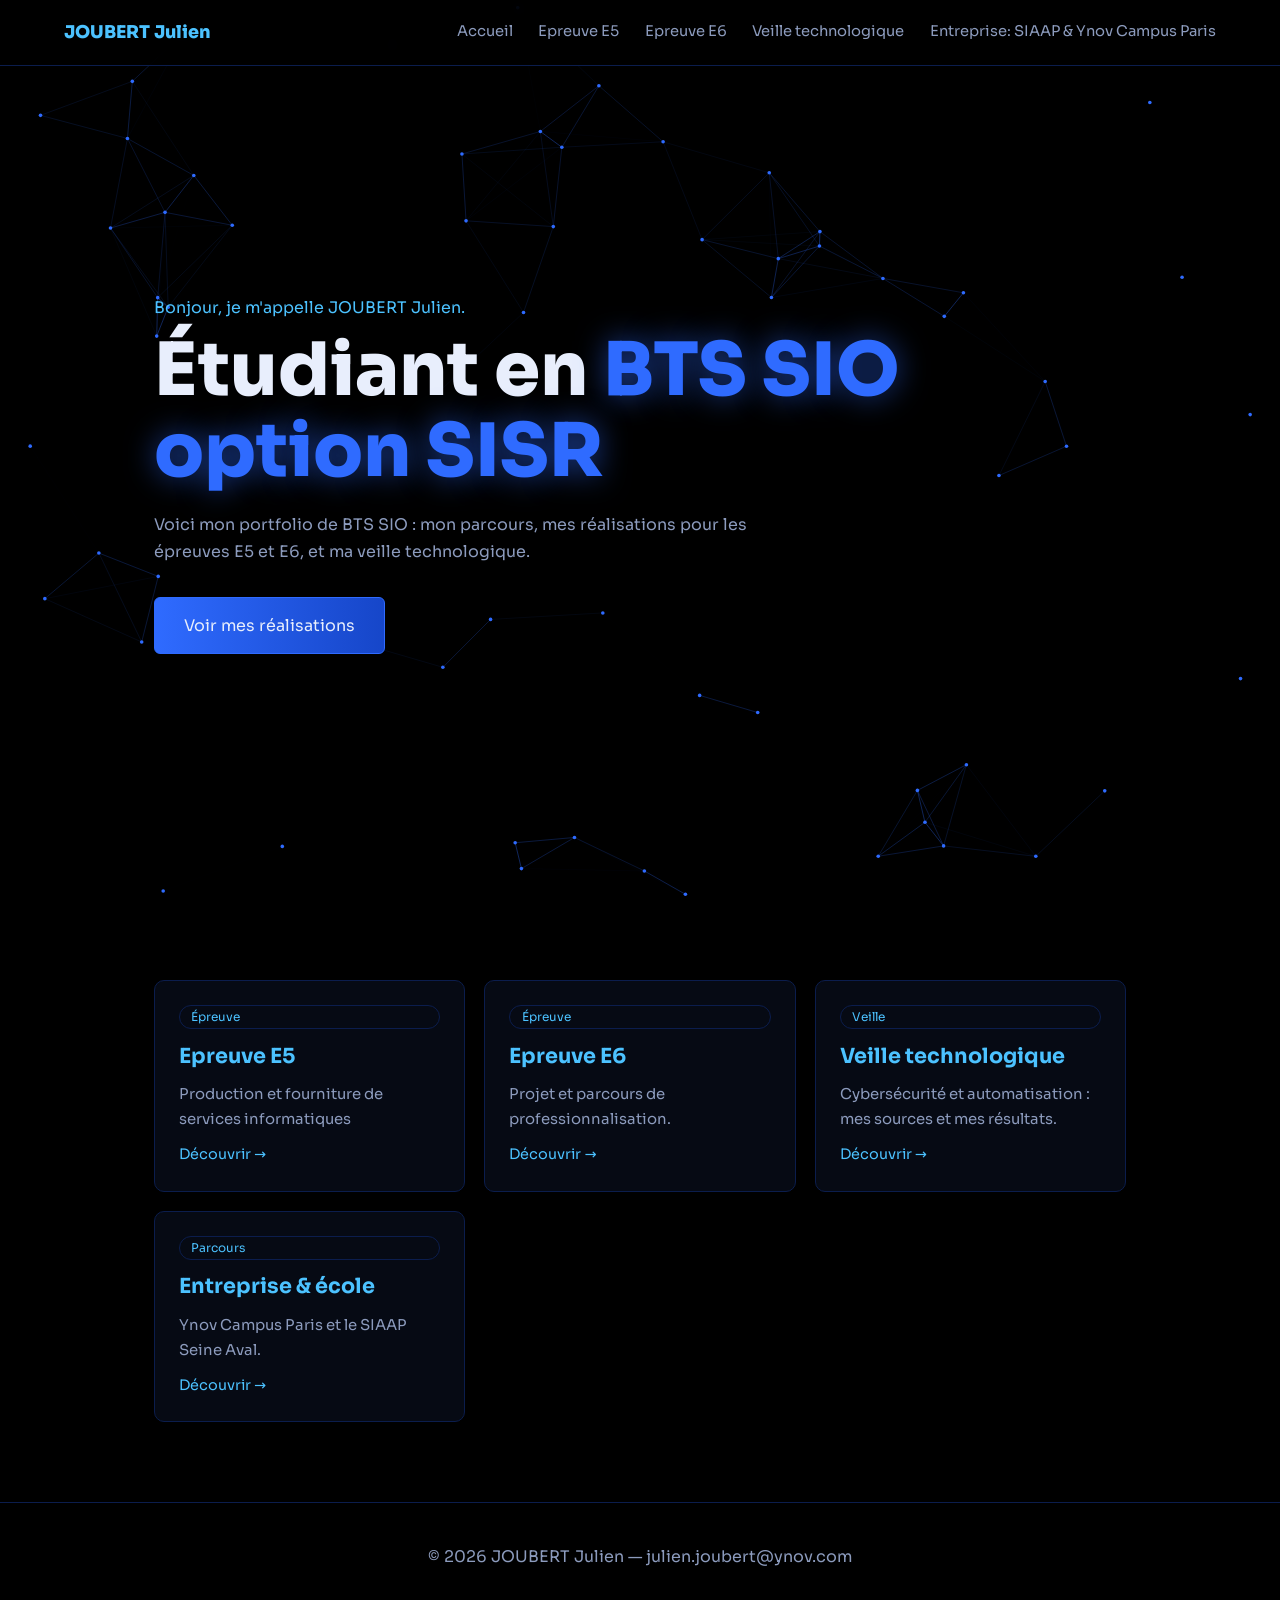
<file: index.html>
<!DOCTYPE html>
<html lang="fr">
<head>
  <meta charset="UTF-8">
  <meta name="viewport" content="width=device-width, initial-scale=1">
  <title>Portfolio BTS SIO</title>
  <link rel="preconnect" href="https://fonts.googleapis.com">
  <link href="https://fonts.googleapis.com/css2?family=Sora:wght@300;400;600;800&display=swap" rel="stylesheet">
  <link rel="stylesheet" href="css/style.css">
</head>
<body class="accueil">
  <canvas id="reseau" aria-hidden="true"></canvas>

  <header class="nav">
    <a href="index.html" class="logo">JOUBERT Julien</a>
    <nav>
      <a href="index.html">Accueil</a>
      <a href="e5.html">Epreuve E5</a>
      <a href="e6.html">Epreuve E6</a>
      <a href="veille.html">Veille technologique</a>
      <a href="entreprise-ecole.html">Entreprise: SIAAP &amp; Ynov Campus Paris</a>
    </nav>
  </header>

  <main>
    <section id="accueil" class="hero">
      <p class="hello">Bonjour, je m'appelle JOUBERT Julien.</p>
      <h1>Étudiant en <span id="typing">BTS SIO option SISR</span></h1>
      <p class="intro">Voici mon portfolio de BTS SIO : mon parcours, mes réalisations pour les épreuves E5 et E6, et ma veille technologique.</p>
      <a class="btn" href="e5.html">Voir mes réalisations</a>
    </section>

    <section class="bloc reveal">
      <div class="accueil-cartes">
        <a class="carte carte-lien" href="e5.html">
          <span class="tag">Épreuve</span>
          <h3>Epreuve E5</h3>
          <p>Production et fourniture de services informatiques</p>
          <span class="fleche">Découvrir →</span>
        </a>
        <a class="carte carte-lien" href="e6.html">
          <span class="tag">Épreuve</span>
          <h3>Epreuve E6</h3>
          <p>Projet et parcours de professionnalisation.</p>
          <span class="fleche">Découvrir →</span>
        </a>
        <a class="carte carte-lien" href="veille.html">
          <span class="tag">Veille</span>
          <h3>Veille technologique</h3>
          <p>Cybersécurité et automatisation : mes sources et mes résultats.</p>
          <span class="fleche">Découvrir →</span>
        </a>
        <a class="carte carte-lien" href="entreprise-ecole.html">
          <span class="tag">Parcours</span>
          <h3>Entreprise &amp; école</h3>
          <p>Ynov Campus Paris et le SIAAP Seine Aval.</p>
          <span class="fleche">Découvrir →</span>
        </a>
      </div>
    </section>
  </main>

  <footer>
    <p>© 2026 JOUBERT Julien — julien.joubert@ynov.com</p>
  </footer>

  <script src="js/data.js"></script>
  <script src="js/script.js"></script>
</body>
</html>
</file>
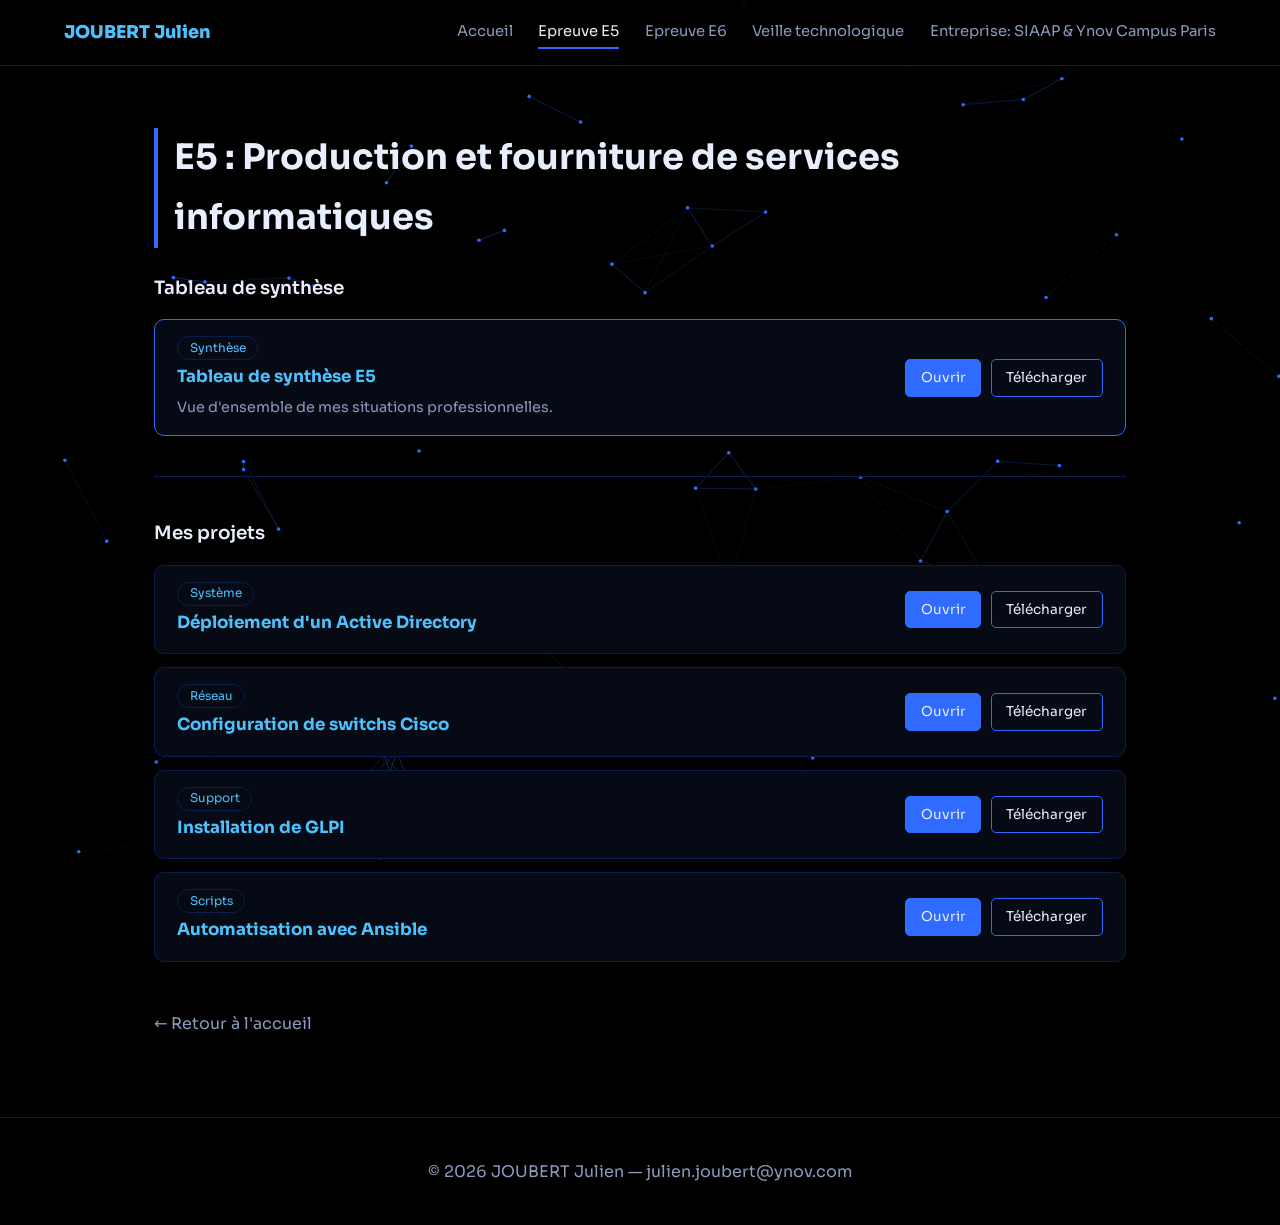
<file: e5.html>
<!DOCTYPE html>
<html lang="fr">
<head>
  <meta charset="UTF-8">
  <meta name="viewport" content="width=device-width, initial-scale=1">
  <title>E5 — Portfolio BTS SIO</title>
  <link rel="preconnect" href="https://fonts.googleapis.com">
  <link href="https://fonts.googleapis.com/css2?family=Sora:wght@300;400;600;800&display=swap" rel="stylesheet">
  <link rel="stylesheet" href="css/style.css">
</head>
<body class="">
  <canvas id="reseau" aria-hidden="true"></canvas>

  <header class="nav">
    <a href="index.html" class="logo">JOUBERT Julien</a>
    <nav>
      <a href="index.html">Accueil</a>
      <a href="e5.html" class="actif" aria-current="page">Epreuve E5</a>
      <a href="e6.html">Epreuve E6</a>
      <a href="veille.html">Veille technologique</a>
      <a href="entreprise-ecole.html">Entreprise: SIAAP &amp; Ynov Campus Paris</a>
    </nav>
  </header>

  <main>
    <section id="e5" class="bloc page-top reveal">
      <h2>E5 : Production et fourniture de services informatiques</h2>

      <h3 class="sous-titre">Tableau de synthèse</h3>
      <div id="synthese-e5"></div>

      <hr class="separateur">

      <h3 class="sous-titre">Mes projets</h3>
      <ul class="liste-projets" id="liste-e5"></ul>

      <p class="retour"><a href="index.html">← Retour à l'accueil</a></p>
    </section>
  </main>

  <footer>
    <p>© 2026 JOUBERT Julien — julien.joubert@ynov.com</p>
  </footer>

  <script src="js/data.js"></script>
  <script src="js/script.js"></script>
</body>
</html>
</file>
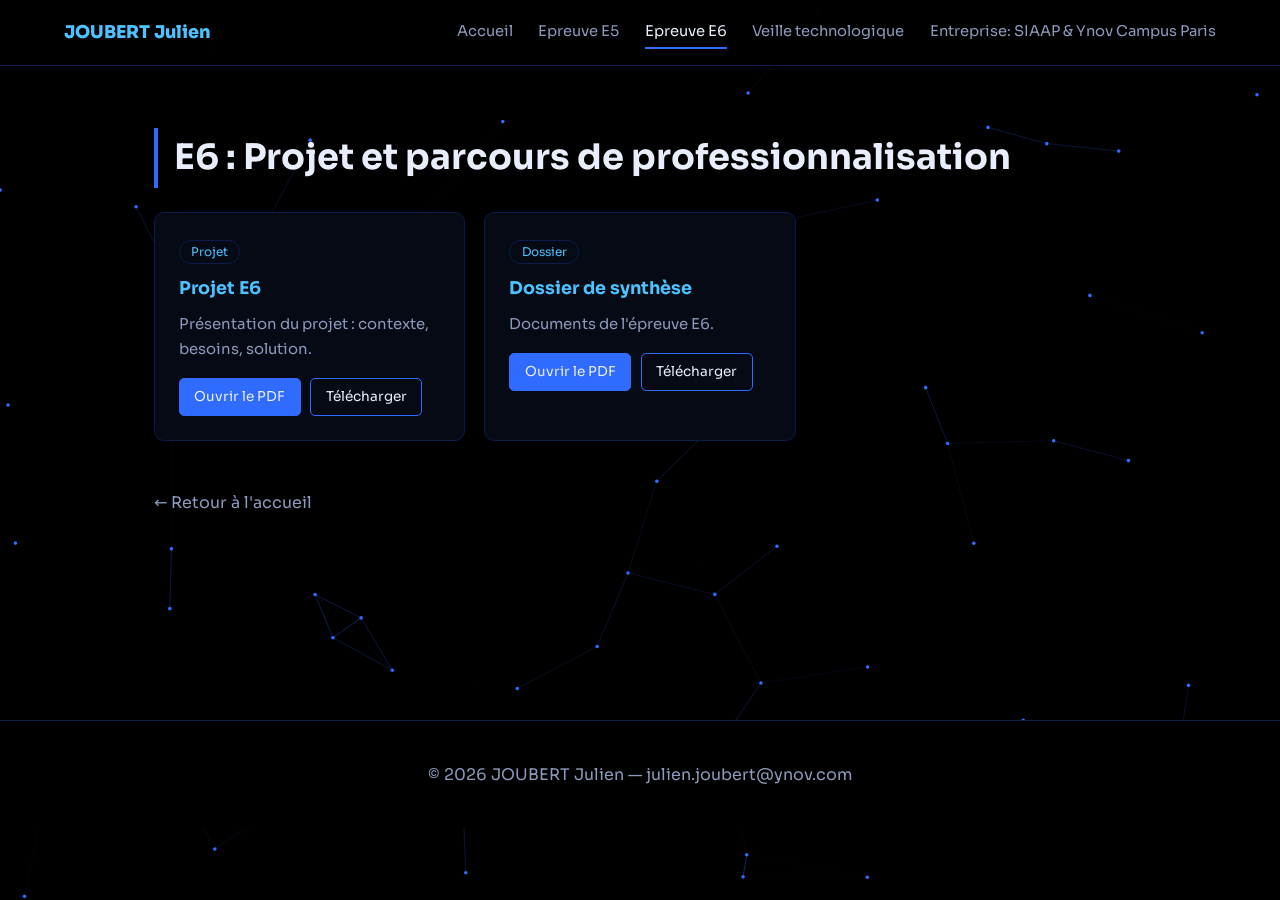
<file: e6.html>
<!DOCTYPE html>
<html lang="fr">
<head>
  <meta charset="UTF-8">
  <meta name="viewport" content="width=device-width, initial-scale=1">
  <title>E6 — Portfolio BTS SIO</title>
  <link rel="preconnect" href="https://fonts.googleapis.com">
  <link href="https://fonts.googleapis.com/css2?family=Sora:wght@300;400;600;800&display=swap" rel="stylesheet">
  <link rel="stylesheet" href="css/style.css">
</head>
<body class="">
  <canvas id="reseau" aria-hidden="true"></canvas>

  <header class="nav">
    <a href="index.html" class="logo">JOUBERT Julien</a>
    <nav>
      <a href="index.html">Accueil</a>
      <a href="e5.html">Epreuve E5</a>
      <a href="e6.html" class="actif" aria-current="page">Epreuve E6</a>
      <a href="veille.html">Veille technologique</a>
      <a href="entreprise-ecole.html">Entreprise: SIAAP &amp; Ynov Campus Paris</a>
    </nav>
  </header>

  <main>
    <section id="e6" class="bloc page-top reveal">
      <h2>E6 : Projet et parcours de professionnalisation</h2>
      <div class="grille" id="grille-e6"></div>
      <p class="retour"><a href="index.html">← Retour à l'accueil</a></p>
    </section>
  </main>

  <footer>
    <p>© 2026 JOUBERT Julien — julien.joubert@ynov.com</p>
  </footer>

  <script src="js/data.js"></script>
  <script src="js/script.js"></script>
</body>
</html>
</file>
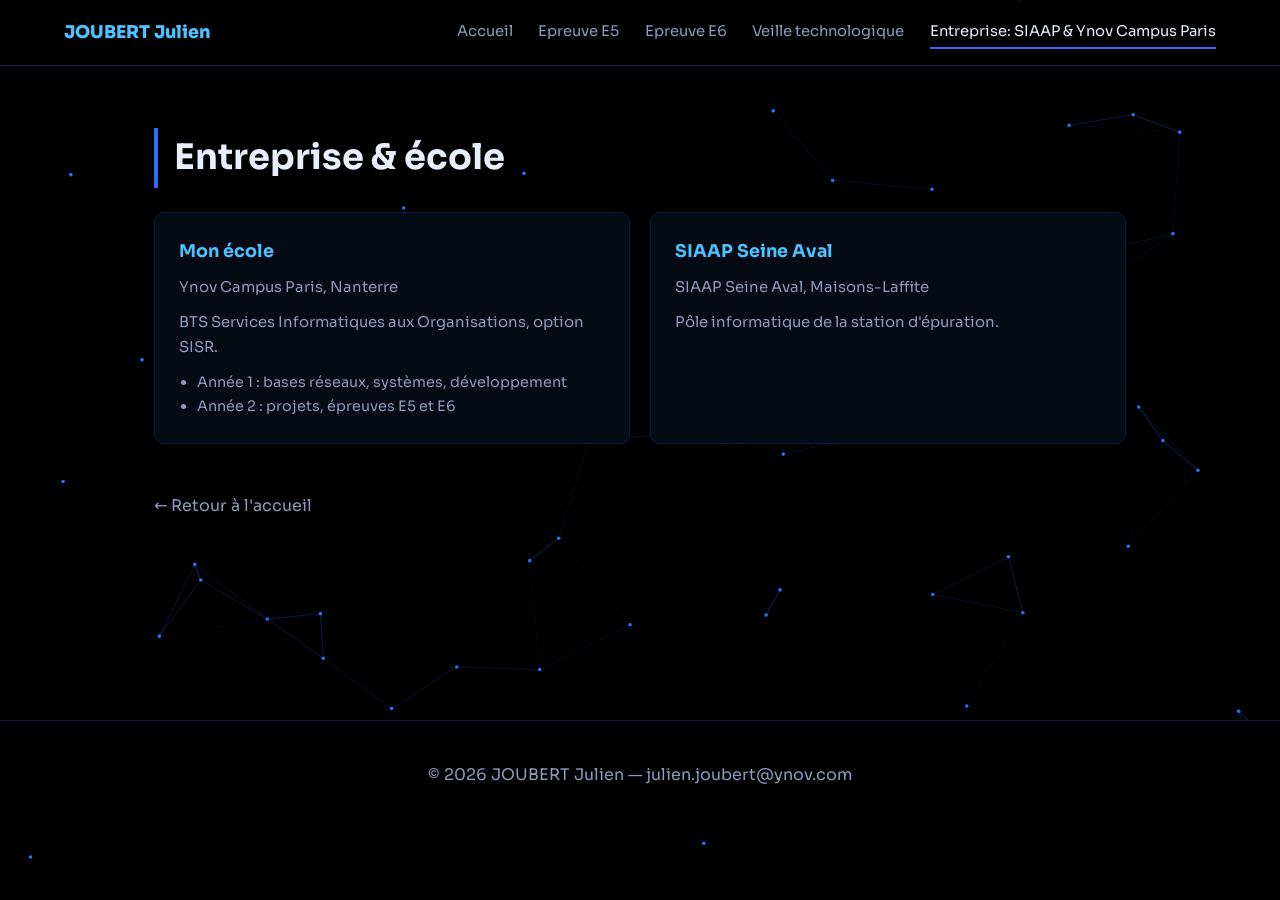
<file: entreprise-ecole.html>
<!DOCTYPE html>
<html lang="fr">
<head>
  <meta charset="UTF-8">
  <meta name="viewport" content="width=device-width, initial-scale=1">
  <title>Entreprise & école — Portfolio BTS SIO</title>
  <link rel="preconnect" href="https://fonts.googleapis.com">
  <link href="https://fonts.googleapis.com/css2?family=Sora:wght@300;400;600;800&display=swap" rel="stylesheet">
  <link rel="stylesheet" href="css/style.css">
</head>
<body class="">
  <canvas id="reseau" aria-hidden="true"></canvas>

  <header class="nav">
    <a href="index.html" class="logo">JOUBERT Julien</a>
    <nav>
      <a href="index.html">Accueil</a>
      <a href="e5.html">Epreuve E5</a>
      <a href="e6.html">Epreuve E6</a>
      <a href="veille.html">Veille technologique</a>
      <a href="entreprise-ecole.html" class="actif" aria-current="page">Entreprise: SIAAP &amp; Ynov Campus Paris</a>
    </nav>
  </header>

  <main>
    <section id="entreprise-ecole" class="bloc page-top reveal">
      <h2>Entreprise &amp; école</h2>
      <div class="duo">
        <article class="carte">
          <h3>Mon école</h3>
          <p>Ynov Campus Paris, Nanterre</p>
          <p>BTS Services Informatiques aux Organisations, option SISR.</p>
          <ul>
            <li>Année 1 : bases réseaux, systèmes, développement</li>
            <li>Année 2 : projets, épreuves E5 et E6</li>
          </ul>
        </article>
        <article class="carte">
          <h3>SIAAP Seine Aval</h3>
          <p>SIAAP Seine Aval, Maisons-Laffite</p>
          <p>Pôle informatique de la station d'épuration.</p>
        </article>
      </div>
      <p class="retour"><a href="index.html">← Retour à l'accueil</a></p>
    </section>
  </main>

  <footer>
    <p>© 2026 JOUBERT Julien — julien.joubert@ynov.com</p>
  </footer>

  <script src="js/data.js"></script>
  <script src="js/script.js"></script>
</body>
</html>
</file>
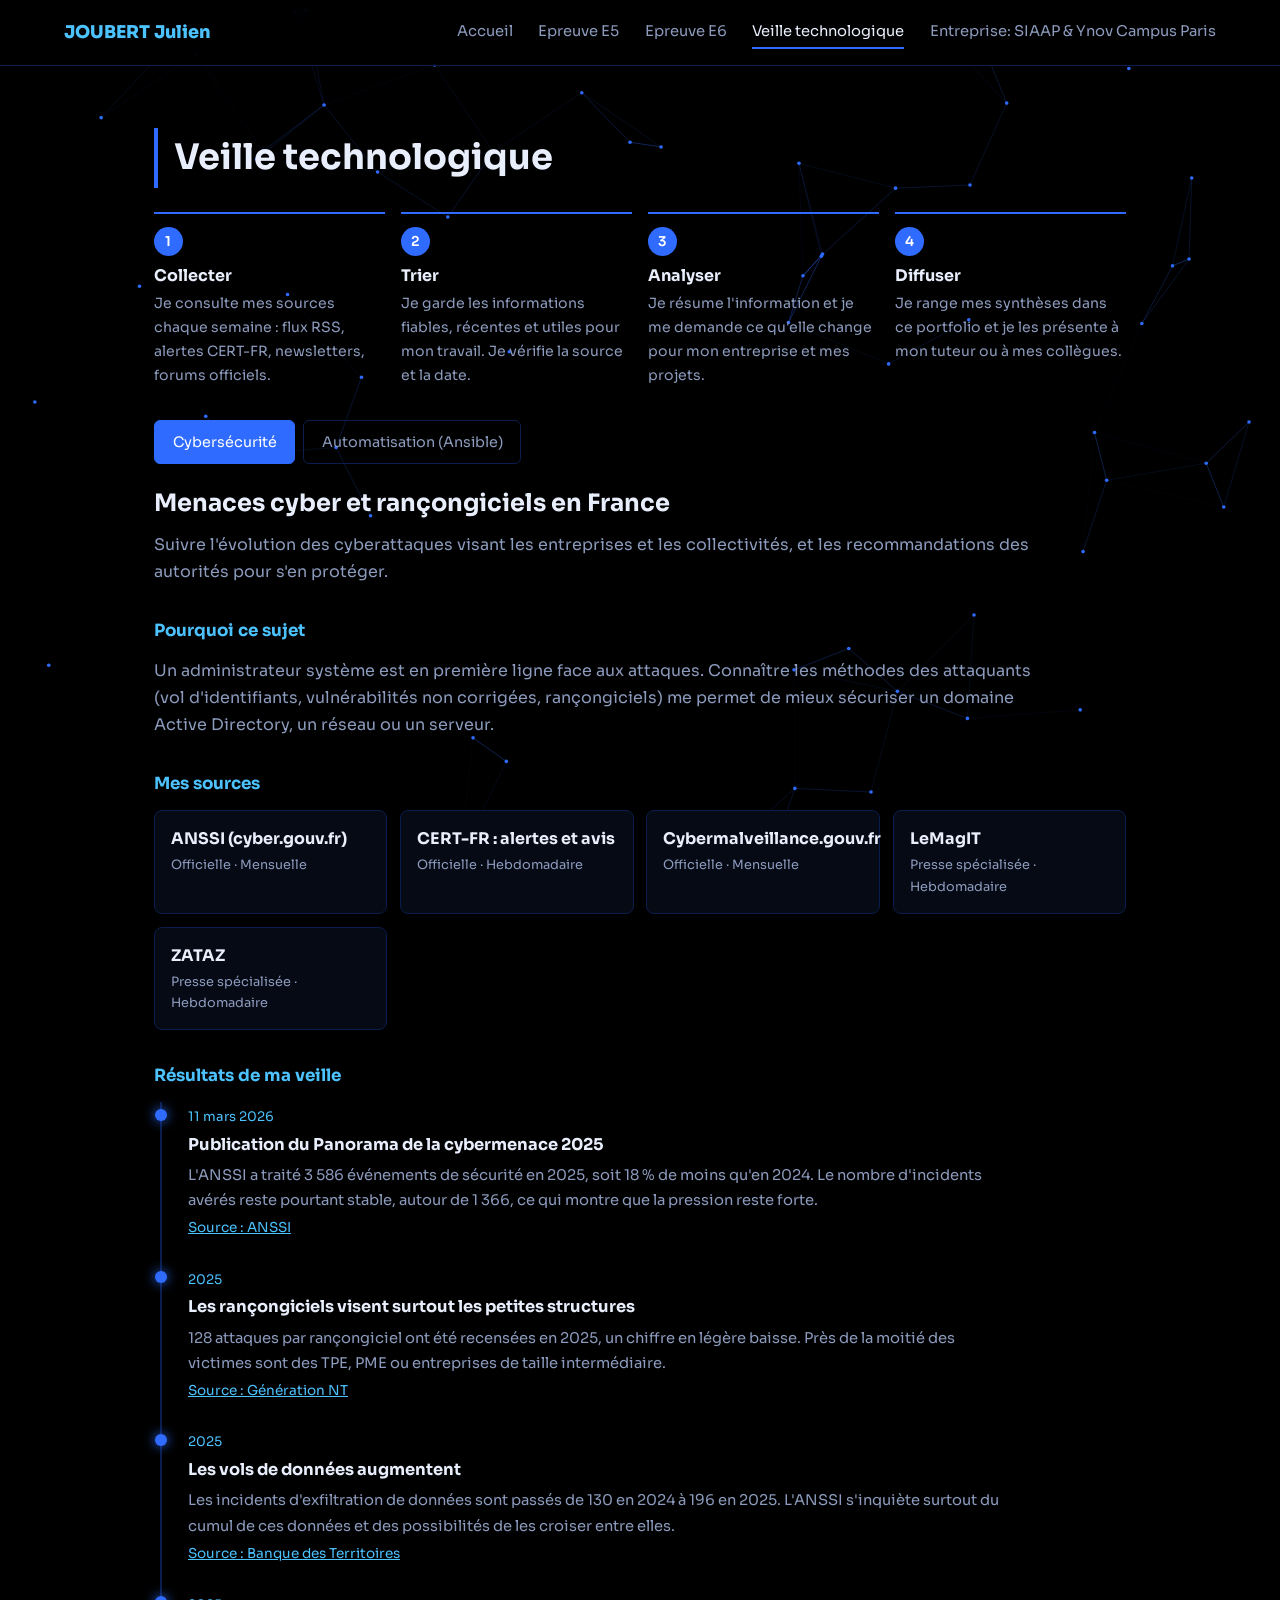
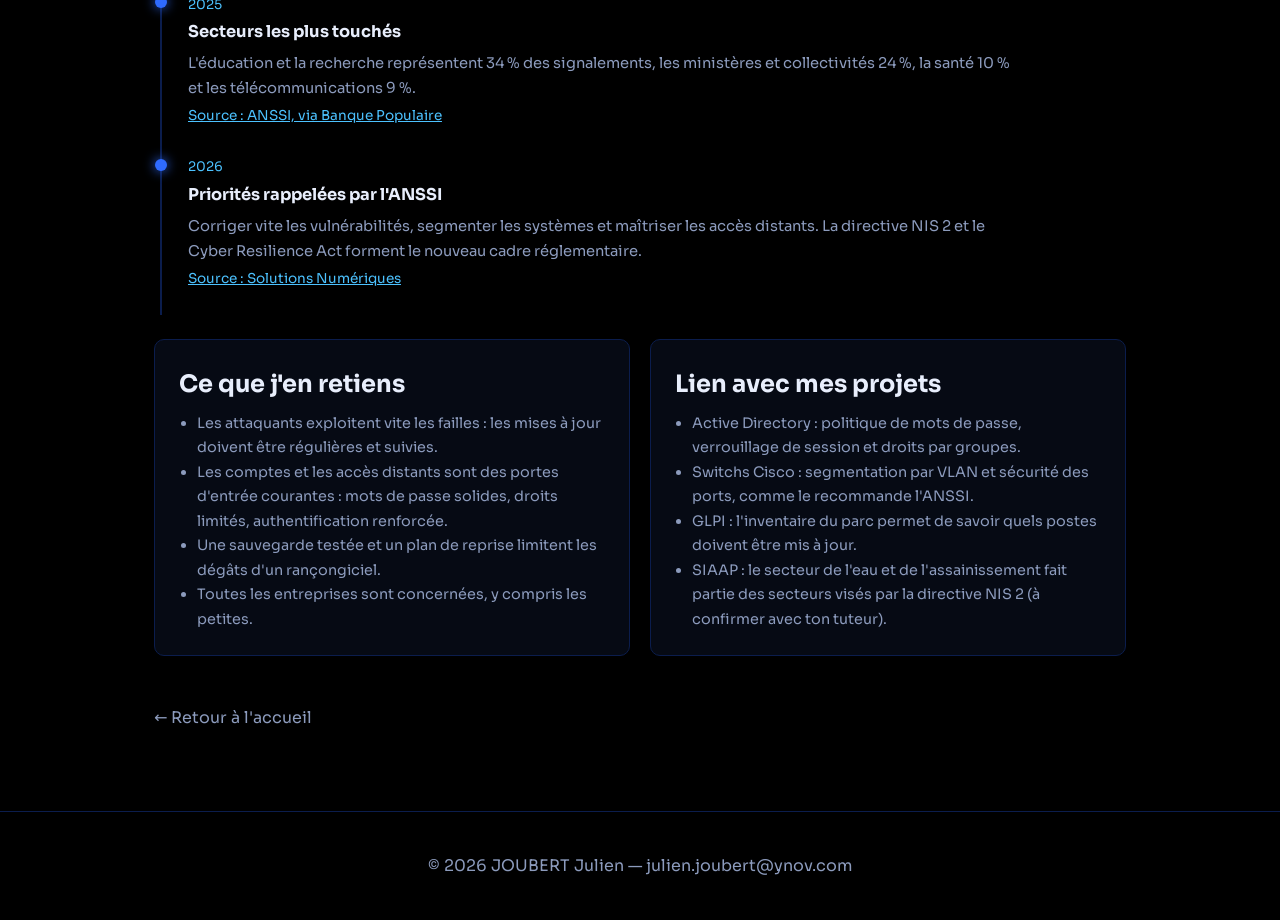
<file: veille.html>
<!DOCTYPE html>
<html lang="fr">
<head>
  <meta charset="UTF-8">
  <meta name="viewport" content="width=device-width, initial-scale=1">
  <title>Veille technologique — Portfolio BTS SIO</title>
  <link rel="preconnect" href="https://fonts.googleapis.com">
  <link href="https://fonts.googleapis.com/css2?family=Sora:wght@300;400;600;800&display=swap" rel="stylesheet">
  <link rel="stylesheet" href="css/style.css">
</head>
<body class="">
  <canvas id="reseau" aria-hidden="true"></canvas>

  <header class="nav">
    <a href="index.html" class="logo">JOUBERT Julien</a>
    <nav>
      <a href="index.html">Accueil</a>
      <a href="e5.html">Epreuve E5</a>
      <a href="e6.html">Epreuve E6</a>
      <a href="veille.html" class="actif" aria-current="page">Veille technologique</a>
      <a href="entreprise-ecole.html">Entreprise: SIAAP &amp; Ynov Campus Paris</a>
    </nav>
  </header>

  <main>
    <section id="veille" class="bloc page-top reveal">
      <h2>Veille technologique</h2>
      <div class="methode" id="methode-veille"></div>
      <div class="onglets" id="onglets-veille"></div>
      <div class="panneau" id="panneau-veille"></div>
      <p class="retour"><a href="index.html">← Retour à l'accueil</a></p>
    </section>
  </main>

  <footer>
    <p>© 2026 JOUBERT Julien — julien.joubert@ynov.com</p>
  </footer>

  <script src="js/data.js"></script>
  <script src="js/script.js"></script>
</body>
</html>
</file>
<file: css/style.css>
:root{
  --noir:#000;
  --noir-2:#060a14;
  --bleu:#2f6bff;
  --bleu-clair:#4cc2ff;
  --bleu-fonce:#0b1d4d;
  --texte:#e8eefc;
  --texte-doux:#8c9bbd;
}
*{box-sizing:border-box;margin:0;padding:0}
html{scroll-behavior:smooth;scroll-padding-top:80px}
body{background:var(--noir);color:var(--texte);font-family:'Sora',system-ui,sans-serif;line-height:1.7}
#reseau{position:fixed;inset:0;z-index:0;width:100%;height:100%}
main,header,footer{position:relative;z-index:1}

.nav{position:fixed;top:0;left:0;right:0;z-index:10;display:flex;justify-content:space-between;align-items:center;padding:1rem 5vw;background:rgba(0,0,0,.75);backdrop-filter:blur(10px);border-bottom:1px solid var(--bleu-fonce)}
.logo{color:var(--bleu-clair);font-weight:800;text-decoration:none;font-size:1.1rem}
.nav nav{display:flex;gap:1.6rem;flex-wrap:wrap}
.nav nav a{color:var(--texte-doux);text-decoration:none;font-size:.92rem;padding:.2rem 0;border-bottom:2px solid transparent;transition:color .2s,border-color .2s}
.nav nav a:hover,.nav nav a.actif{color:var(--texte);border-color:var(--bleu)}

.hero{min-height:100vh;display:flex;flex-direction:column;justify-content:center;align-items:flex-start;padding:6rem 5vw 3rem;max-width:1100px;margin:auto}
.hello{color:var(--bleu-clair);margin-bottom:.5rem}
.hero h1{font-size:clamp(2.2rem,6vw,4.6rem);font-weight:800;line-height:1.1;margin-bottom:1.2rem}
#typing{color:var(--bleu);text-shadow:0 0 30px rgba(47,107,255,.6)}
.intro{max-width:52ch;color:var(--texte-doux);margin-bottom:2rem}
.btn{display:inline-block;padding:.85rem 1.8rem;border:1px solid var(--bleu);color:var(--texte);text-decoration:none;border-radius:6px;background:linear-gradient(90deg,var(--bleu),#1646c9);transition:box-shadow .3s,transform .3s}
.btn:hover{box-shadow:0 0 28px rgba(47,107,255,.7);transform:translateY(-2px)}

.bloc{max-width:1100px;margin:auto;padding:5rem 5vw}
.bloc h2{font-size:clamp(1.5rem,3.2vw,2.2rem);margin-bottom:1.5rem;padding-left:1rem;border-left:4px solid var(--bleu)}
.sous{color:var(--texte-doux);margin-bottom:1.5rem;max-width:70ch}
code{background:var(--bleu-fonce);padding:.1rem .4rem;border-radius:4px;color:var(--bleu-clair)}

.duo,.grille{display:grid;gap:1.2rem}
.duo{grid-template-columns:repeat(auto-fit,minmax(280px,1fr))}
.grille{grid-template-columns:repeat(auto-fill,minmax(260px,1fr))}
.carte{background:var(--noir-2);border:1px solid var(--bleu-fonce);border-radius:10px;padding:1.5rem;transition:border-color .25s,transform .25s,box-shadow .25s}
.carte:hover{border-color:var(--bleu);transform:translateY(-4px);box-shadow:0 8px 30px rgba(47,107,255,.2)}
.carte h3{color:var(--bleu-clair);margin-bottom:.5rem;font-size:1.1rem}
.carte p{color:var(--texte-doux);font-size:.93rem;margin-bottom:.6rem}
.carte ul{padding-left:1.1rem;color:var(--texte-doux);font-size:.9rem}

.pdf-liens{display:flex;gap:.6rem;margin-top:1rem;flex-wrap:wrap}
.pdf-liens a{font-size:.85rem;padding:.4rem .9rem;border-radius:5px;text-decoration:none;border:1px solid var(--bleu);color:var(--texte);transition:background .2s}
.pdf-liens a:first-child{background:var(--bleu)}
.pdf-liens a:hover{background:#1646c9}
.tag{display:inline-block;font-size:.75rem;color:var(--bleu-clair);border:1px solid var(--bleu-fonce);border-radius:20px;padding:.05rem .7rem;margin-bottom:.6rem}

.onglets{display:flex;gap:.5rem;flex-wrap:wrap;margin-bottom:1.2rem}
.onglets button{font:inherit;font-size:.9rem;padding:.55rem 1.1rem;background:transparent;color:var(--texte-doux);border:1px solid var(--bleu-fonce);border-radius:6px;cursor:pointer;transition:all .2s}
.onglets button:hover{color:var(--texte);border-color:var(--bleu)}
.onglets button.actif{background:var(--bleu);color:#fff;border-color:var(--bleu)}
.panneau{animation:entree .35s ease}
@keyframes entree{from{opacity:0;transform:translateY(8px)}}

footer{text-align:center;padding:2.5rem;color:var(--texte-doux);border-top:1px solid var(--bleu-fonce);background:var(--noir)}

.reveal{opacity:0;transform:translateY(30px);transition:opacity .7s,transform .7s}
.reveal.visible{opacity:1;transform:none}
:focus-visible{outline:2px solid var(--bleu-clair);outline-offset:3px}
@media (prefers-reduced-motion:reduce){*{animation:none!important;transition:none!important}.reveal{opacity:1;transform:none}}
@media (max-width:700px){.nav{flex-direction:column;gap:.4rem}.hero{padding-top:8rem}}

/* Veille technologique */
.methode{display:grid;grid-template-columns:repeat(auto-fit,minmax(200px,1fr));gap:1rem;margin-bottom:2rem}
.etape{border-top:2px solid var(--bleu);padding-top:.8rem}
.etape h4{color:var(--texte);margin:.4rem 0 .2rem;font-size:1rem}
.etape p{color:var(--texte-doux);font-size:.88rem}
.num{display:inline-flex;width:1.8rem;height:1.8rem;align-items:center;justify-content:center;border-radius:50%;background:var(--bleu);color:#fff;font-size:.85rem;font-weight:600}
.sujet h3{font-size:1.5rem;color:var(--texte);margin-bottom:.4rem}
.resume{color:var(--bleu-clair);margin-bottom:1rem}
.sujet h4{color:var(--bleu-clair);font-size:1.05rem;margin:2rem 0 .7rem}
.sujet > p{color:var(--texte-doux);max-width:75ch}
.sources{display:grid;grid-template-columns:repeat(auto-fill,minmax(230px,1fr));gap:.8rem}
.source{display:flex;flex-direction:column;gap:.15rem;padding:.9rem 1rem;background:var(--noir-2);border:1px solid var(--bleu-fonce);border-radius:8px;text-decoration:none;color:var(--texte);transition:border-color .2s,transform .2s}
.source:hover{border-color:var(--bleu);transform:translateY(-3px)}
.source span{color:var(--texte-doux);font-size:.8rem}
.frise{border-left:2px solid var(--bleu-fonce);margin-left:.4rem}
.evenement{position:relative;padding:0 0 1.5rem 1.6rem}
.evenement::before{content:"";position:absolute;left:-7px;top:.4rem;width:12px;height:12px;border-radius:50%;background:var(--bleu);box-shadow:0 0 12px var(--bleu)}
.evenement time{color:var(--bleu-clair);font-size:.82rem}
.evenement h5{font-size:1.02rem;margin:.1rem 0 .3rem}
.evenement p{color:var(--texte-doux);font-size:.92rem;max-width:75ch}
.evenement a{color:var(--bleu-clair);font-size:.85rem}
.sujet .duo{margin-top:1.5rem}

/* ---------- Multi-pages ---------- */
body{animation:fondu .5s ease}
@keyframes fondu{from{opacity:0}}
body.sortie{opacity:0;transition:opacity .25s ease}

.page-top{padding-top:8rem;min-height:80vh}
.retour{margin-top:3rem}
.retour a{color:var(--texte-doux);text-decoration:none;transition:color .2s}
.retour a:hover{color:var(--bleu-clair)}

.accueil-cartes{display:grid;grid-template-columns:repeat(auto-fit,minmax(240px,1fr));gap:1.2rem}
.carte-lien{display:flex;flex-direction:column;text-decoration:none;color:inherit}
.carte-lien h3{font-size:1.3rem}
.carte-lien p{flex:1}
.fleche{color:var(--bleu-clair);font-size:.9rem;transition:transform .25s}
.carte-lien:hover .fleche{transform:translateX(6px)}

/* Onglets de veille (liens) */
.onglets a{font:inherit;font-size:.9rem;padding:.55rem 1.1rem;background:transparent;color:var(--texte-doux);border:1px solid var(--bleu-fonce);border-radius:6px;text-decoration:none;transition:all .2s}
.onglets a:hover{color:var(--texte);border-color:var(--bleu)}
.onglets a.actif{background:var(--bleu);color:#fff;border-color:var(--bleu)}

/* ---------- E5 : synthèse + liste de projets ---------- */
.sous-titre{font-size:1.15rem;color:var(--texte);margin-bottom:1rem;font-weight:600}
.separateur{border:0;border-top:1px solid var(--bleu-fonce);margin:2.5rem 0}
.liste-projets{list-style:none;display:flex;flex-direction:column;gap:.8rem}
.ligne-projet,.carte-synthese{display:flex;align-items:center;justify-content:space-between;gap:1rem;flex-wrap:wrap;background:var(--noir-2);border:1px solid var(--bleu-fonce);border-radius:10px;padding:1rem 1.4rem;transition:border-color .25s,box-shadow .25s}
.ligne-projet:hover,.carte-synthese:hover{border-color:var(--bleu);box-shadow:0 8px 30px rgba(47,107,255,.2)}
.carte-synthese{transform:none!important;border-color:var(--bleu)}
.ligne-texte{display:flex;flex-direction:column;align-items:flex-start;min-width:0}
.ligne-texte .tag{margin-bottom:.2rem}
.ligne-texte h3{color:var(--bleu-clair);font-size:1.05rem;margin:0}
.ligne-texte p{color:var(--texte-doux);font-size:.9rem;margin:.2rem 0 0}
.ligne-projet .pdf-liens,.carte-synthese .pdf-liens{margin-top:0}
</file>
